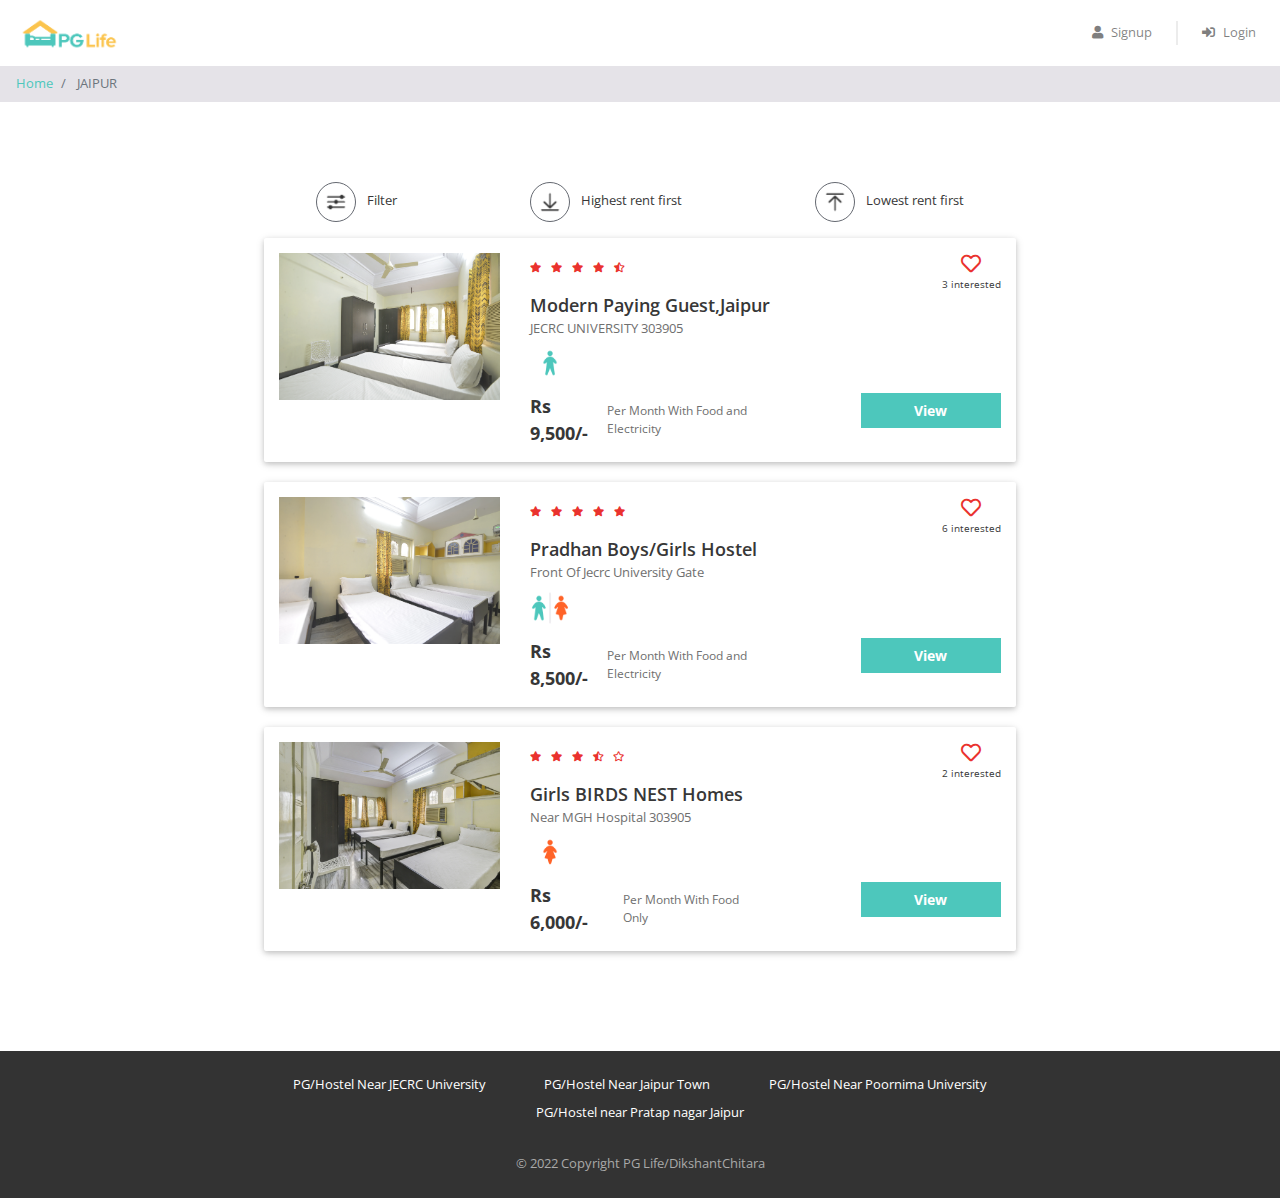
<file: pglife/index.html>
<!DOCTYPE html>
<html lang="en">

<head>
    <meta name="viewport" content="width=device-width, initial-scale=1">
    <title>Best PG's in Jaipur | PG Life</title>

    <link href="css/bootstrap.min.css" rel="stylesheet" />
    <link href="https://use.fontawesome.com/releases/v5.11.2/css/all.css" rel="stylesheet" />
    <link href="https://fonts.googleapis.com/css2?family=Open+Sans:ital,wght@0,300;0,400;0,600;0,700;0,800;1,300;1,400;1,600;1,700;1,800&display=swap" rel="stylesheet" />
    <link href="css/common.css" rel="stylesheet" />
    <link href="css/property_list.css" rel="stylesheet" />
</head>

<body>
    <div class="header sticky-top">
        <nav class="navbar navbar-expand-md navbar-light">
            <a class="navbar-brand" href="index.html">
                <img src="img/logo.png" />
            </a>
            <button class="navbar-toggler" type="button" data-toggle="collapse" data-target="#my-navbar">
                <span class="navbar-toggler-icon"></span>
            </button>

            <div class="collapse navbar-collapse justify-content-end" id="my-navbar">
                <ul class="navbar-nav">
                    <li class="nav-item">
                        <a class="nav-link" href="#" data-toggle="modal" data-target="#signup-modal">
                            <i class="fas fa-user"></i>Signup
                        </a>
                    </li>
                    <div class="nav-vl"></div>
                    <li class="nav-item">
                        <a class="nav-link" href="#" data-toggle="modal" data-target="#login-modal">
                            <i class="fas fa-sign-in-alt"></i>Login
                        </a>
                    </li>
                </ul>
            </div>
        </nav>
    </div>

    <div id="loading">
    </div>

    <nav aria-label="breadcrumb">
        <ol class="breadcrumb py-2">
            <li class="breadcrumb-item">
                <a href="index.html">Home</a>
            </li>
            <li class="breadcrumb-item active" aria-current="page">
                JAIPUR
            </li>
        </ol>
    </nav>

    <div class="page-container">
        <div class="filter-bar row justify-content-around">
            <div class="col-auto" data-toggle="modal" data-target="#filter-modal">
                <img src="img/filter.png" alt="filter" />
                <span>Filter</span>
            </div>
            <div class="col-auto">
                <img src="img/desc.png" alt="sort-desc" />
                <span>Highest rent first</span>
            </div>
            <div class="col-auto">
                <img src="img/asc.png" alt="sort-asc" />
                <span>Lowest rent first</span>
            </div>
        </div>

        
        <div class="property-card row">
            <div class="image-container col-md-4">
                <img src="img/properties/1/1d4f0757fdb86d5f.jpg" />
            </div>
            <div class="content-container col-md-8">
                <div class="row no-gutters justify-content-between">
                    <div class="star-container" title="4.5">
                        <i class="fas fa-star"></i>
                        <i class="fas fa-star"></i>
                        <i class="fas fa-star"></i>
                        <i class="fas fa-star"></i>
                        <i class="fas fa-star-half-alt"></i>
                    </div>
                    <div class="interested-container">
                        <i class="far fa-heart"></i>
                        <div class="interested-text">3 interested</div>
                    </div>
                </div>
                <div class="detail-container">
                    <div class="property-name">Modern Paying Guest,Jaipur</div>
                    <div class="property-address">JECRC UNIVERSITY 303905</div>
                    <div class="property-gender">
                        <img src="img/male.png" />
                    </div>
                </div>
                <div class="row no-gutters">
                    <div class="rent-container col-6">
                        <div class="rent">Rs 9,500/-</div>
                        <div class="rent-unit">Per Month With Food and Electricity</div>
                    </div>
                    <div class="button-container col-6">
                        <a href="property_detail.html" class="btn btn-primary">View</a>
                    </div>
                </div>
            </div>
        </div>

        <div class="property-card row">
            <div class="image-container col-md-4">
                <img src="img/properties/1/eace7b9114fd6046.jpg" />
            </div>
            <div class="content-container col-md-8">
                <div class="row no-gutters justify-content-between">
                    <div class="star-container" title="4.8">
                        <i class="fas fa-star"></i>
                        <i class="fas fa-star"></i>
                        <i class="fas fa-star"></i>
                        <i class="fas fa-star"></i>
                        <i class="fas fa-star"></i>
                    </div>
                    <div class="interested-container">
                        <i class="far fa-heart"></i>
                        <div class="interested-text">6 interested</div>
                    </div>
                </div>
                <div class="detail-container">
                    <div class="property-name">Pradhan Boys/Girls Hostel</div>
                    <div class="property-address">Front Of Jecrc University Gate</div>
                    <div class="property-gender">
                        <img src="img/unisex.png" />
                    </div>
                </div>
                <div class="row no-gutters">
                    <div class="rent-container col-6">
                        <div class="rent">Rs 8,500/-</div>
                        <div class="rent-unit">Per Month With Food and Electricity</div>
                    </div>
                    <div class="button-container col-6">
                        <a href="property_detail.html" class="btn btn-primary">View</a>
                    </div>
                </div>
            </div>
        </div>

        <div class="property-card row">
            <div class="image-container col-md-4">
                <img src="img/properties/1/46ebbb537aa9fb0a.jpg" />
            </div>
            <div class="content-container col-md-8">
                <div class="row no-gutters justify-content-between">
                    <div class="star-container" title="3.5">
                        <i class="fas fa-star"></i>
                        <i class="fas fa-star"></i>
                        <i class="fas fa-star"></i>
                        <i class="fas fa-star-half-alt"></i>
                        <i class="far fa-star"></i>
                    </div>
                    <div class="interested-container">
                        <i class="far fa-heart"></i>
                        <div class="interested-text">2 interested</div>
                    </div>
                </div>
                <div class="detail-container">
                    <div class="property-name">Girls BIRDS NEST Homes</div>
                    <div class="property-address">Near MGH Hospital 303905</div>
                    <div class="property-gender">
                        <img src="img/female.png" />
                    </div>
                </div>
                <div class="row no-gutters">
                    <div class="rent-container col-6">
                        <div class="rent">Rs 6,000/-</div>
                        <div class="rent-unit">Per Month With Food Only</div>
                    </div>
                    <div class="button-container col-6">
                        <a href="property_detail.html" class="btn btn-primary">View</a>
                    </div>
                </div>
            </div>
        </div>
    </div>

    <div class="modal fade" id="filter-modal" tabindex="-1" role="dialog" aria-labelledby="filter-heading" aria-hidden="true">
        <div class="modal-dialog modal-dialog-centered" role="document">
            <div class="modal-content">
                <div class="modal-header">
                    <h3 class="modal-title" id="filter-heading">Filters</h3>
                    <button type="button" class="close" data-dismiss="modal" aria-label="Close">
                        <span aria-hidden="true">&times;</span>
                    </button>
                </div>

                <div class="modal-body">
                    <h5>Gender</h5>
                    <hr />
                    <div>
                        <button class="btn btn-outline-dark btn-active">
                            No Filter
                        </button>
                        <button class="btn btn-outline-dark">
                            <i class="fas fa-venus-mars"></i>Unisex
                        </button>
                        <button class="btn btn-outline-dark">
                            <i class="fas fa-mars"></i>Male
                        </button>
                        <button class="btn btn-outline-dark">
                            <i class="fas fa-venus"></i>Female
                        </button>
                    </div>
                </div>

                <div class="modal-footer">
                    <button data-dismiss="modal" class="btn btn-success">Okay</button>
                </div>
            </div>
        </div>
    </div>

    <div class="modal fade" id="signup-modal" tabindex="-1" role="dialog" aria-labelledby="signup-heading" aria-hidden="true">
        <div class="modal-dialog" role="document">
            <div class="modal-content">
                <div class="modal-header">
                    <h5 class="modal-title" id="signup-heading">Signup with PGLife</h5>
                    <button type="button" class="close" data-dismiss="modal" aria-label="Close">
                        <span aria-hidden="true">&times;</span>
                    </button>
                </div>

                <div class="modal-body">
                    <form id="signup-form" class="form" role="form">
                        <div class="input-group form-group">
                            <div class="input-group-prepend">
                                <span class="input-group-text">
                                    <i class="fas fa-user"></i>
                                </span>
                            </div>
                            <input type="text" class="form-control" name="full_name" placeholder="Full Name" maxlength="30" required>
                        </div>

                        <div class="input-group form-group">
                            <div class="input-group-prepend">
                                <span class="input-group-text">
                                    <i class="fas fa-phone-alt"></i>
                                </span>
                            </div>
                            <input type="text" class="form-control" name="phone" placeholder="Phone Number" maxlength="10" minlength="10" required>
                        </div>

                        <div class="input-group form-group">
                            <div class="input-group-prepend">
                                <span class="input-group-text">
                                    <i class="fas fa-envelope"></i>
                                </span>
                            </div>
                            <input type="email" class="form-control" name="email" placeholder="Email" required>
                        </div>

                        <div class="input-group form-group">
                            <div class="input-group-prepend">
                                <span class="input-group-text">
                                    <i class="fas fa-lock"></i>
                                </span>
                            </div>
                            <input type="password" class="form-control" name="password" placeholder="Password" minlength="6" required>
                        </div>

                        <div class="input-group form-group">
                            <div class="input-group-prepend">
                                <span class="input-group-text">
                                    <i class="fas fa-university"></i>
                                </span>
                            </div>
                            <input type="text" class="form-control" name="college_name" placeholder="College Name" maxlength="150" required>
                        </div>

                        <div class="form-group">
                            <span>I'm a</span>
                            <input type="radio" class="ml-3" id="gender-male" name="gender" value="male" /> Male
                            <label for="gender-male">
                            </label>
                            <input type="radio" class="ml-3" id="gender-female" name="gender" value="female" />
                            <label for="gender-female">
                                Female
                            </label>
                        </div>

                        <div class="form-group">
                            <button type="submit" class="btn btn-block btn-primary">Create Account</button>
                        </div>
                    </form>
                </div>

                <div class="modal-footer">
                    <span>Already have an account?
                        <a href="#" data-dismiss="modal" data-toggle="modal" data-target="#login-modal">Login</a>
                    </span>
                </div>
            </div>
        </div>
    </div>

    <div class="modal fade" id="login-modal" tabindex="-1" role="dialog" aria-labelledby="login-heading" aria-hidden="true">
        <div class="modal-dialog modal-dialog-centered" role="document">
            <div class="modal-content">
                <div class="modal-header">
                    <h5 class="modal-title" id="login-heading">Login with PGLife</h5>
                    <button type="button" class="close" data-dismiss="modal" aria-label="Close">
                        <span aria-hidden="true">&times;</span>
                    </button>
                </div>

                <div class="modal-body">
                    <form id="login-form" class="form" role="form">
                        <div class="input-group form-group">
                            <div class="input-group-prepend">
                                <span class="input-group-text">
                                    <i class="fas fa-user"></i>
                                </span>
                            </div>
                            <input type="email" class="form-control" name="email" placeholder="Email" required>
                        </div>

                        <div class="input-group form-group">
                            <div class="input-group-prepend">
                                <span class="input-group-text">
                                    <i class="fas fa-lock"></i>
                                </span>
                            </div>
                            <input type="password" class="form-control" name="password" placeholder="Password" minlength="6" required>
                        </div>

                        <div class="form-group">
                            <button type="submit" class="btn btn-block btn-primary">Login</button>
                        </div>
                    </form>
                </div>

                <div class="modal-footer">
                    <span>
                        <a href="#" data-dismiss="modal" data-toggle="modal" data-target="#signup-modal">Click here</a>
                        to register a new account
                    </span>
                </div>
            </div>
        </div>
    </div>

    <div class="footer">
        <div class="page-container footer-container">
            <div class="footer-cities">
                <div class="footer-city">
                    <a href="property_list.html">PG/Hostel Near JECRC University</a>
                </div>
                <div class="footer-city">
                    <a href="property_list.html">PG/Hostel Near Jaipur Town</a>
                </div>
                <div class="footer-city">
                    <a href="property_list.html">PG/Hostel Near Poornima University</a>
                </div>
                <div class="footer-city">
                    <a href="property_list.html">PG/Hostel near Pratap nagar Jaipur</a>
                </div>
            </div>
            <div class="footer-copyright">© 2022 Copyright PG Life/DikshantChitara </div>
        </div>
    </div>

    <script type="text/javascript" src="js/jquery.js"></script>
    <script type="text/javascript" src="js/bootstrap.min.js"></script>
</body>

</html>
</file>
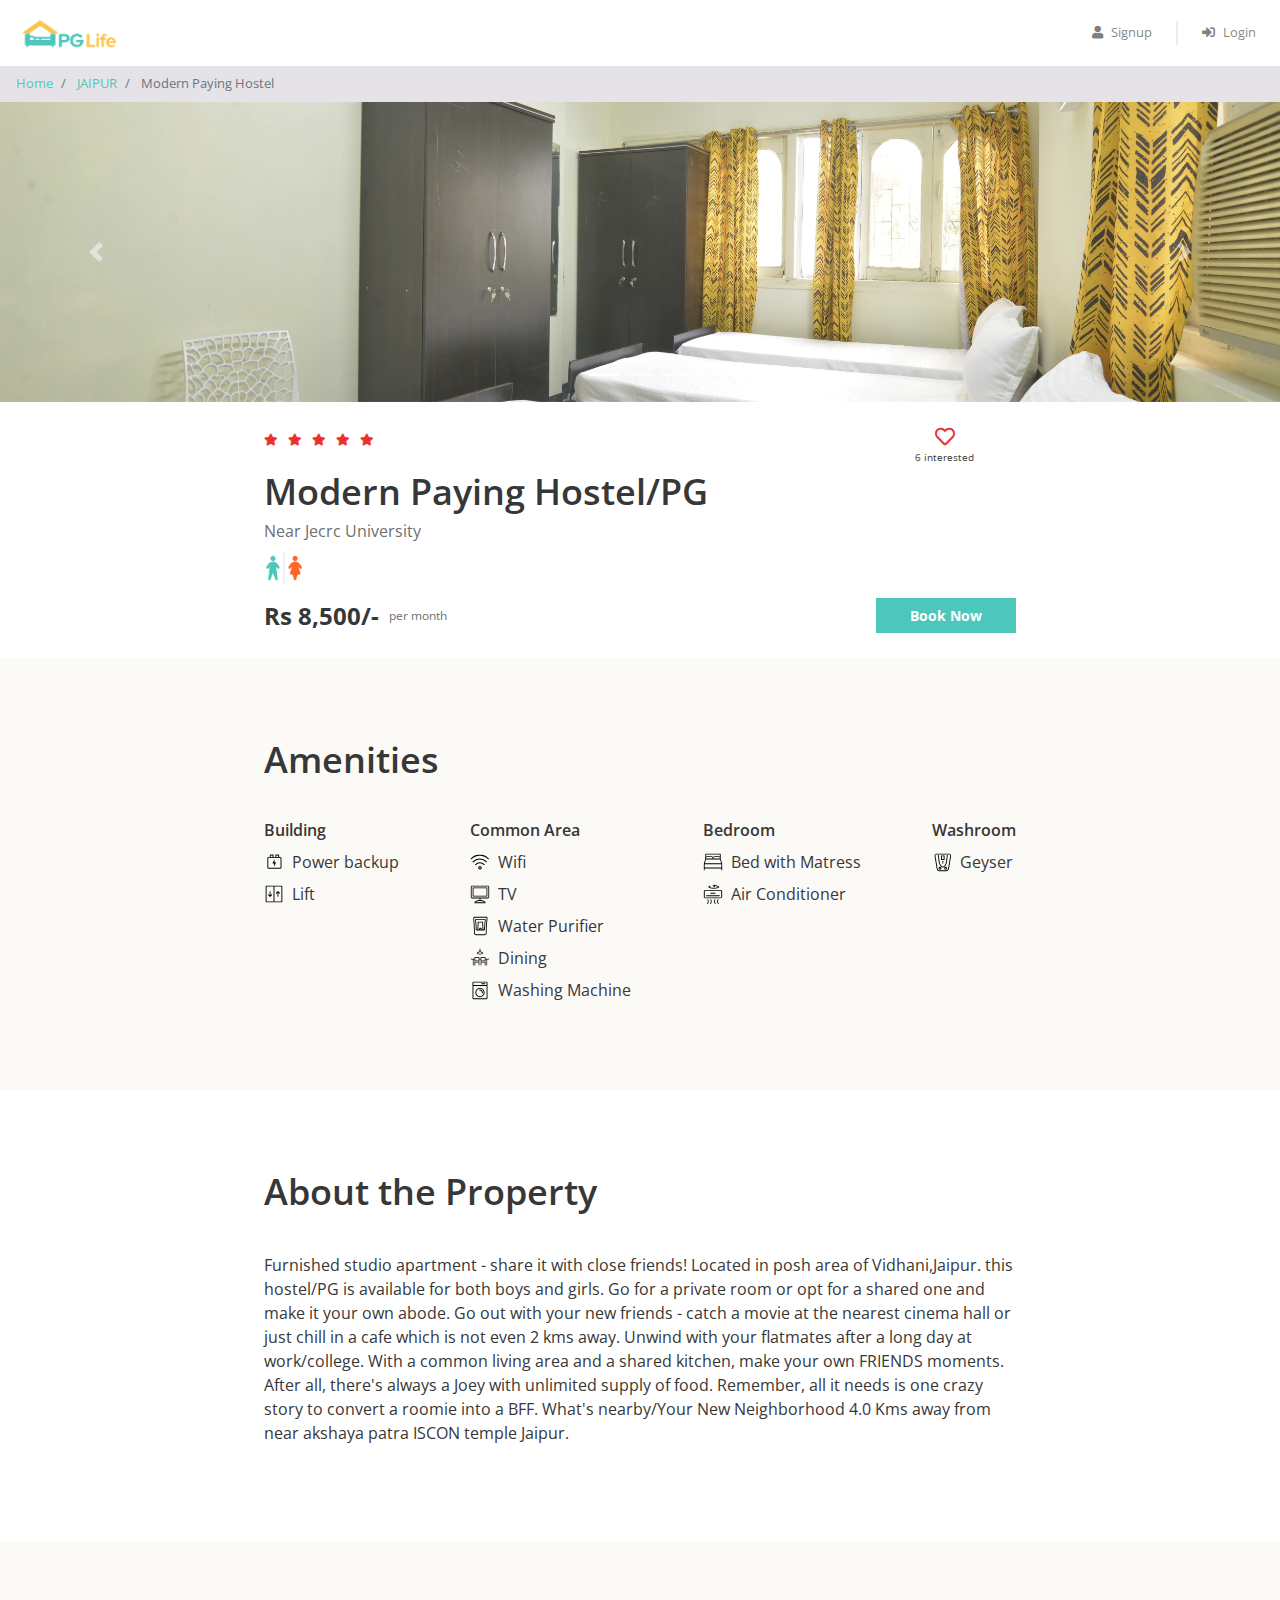
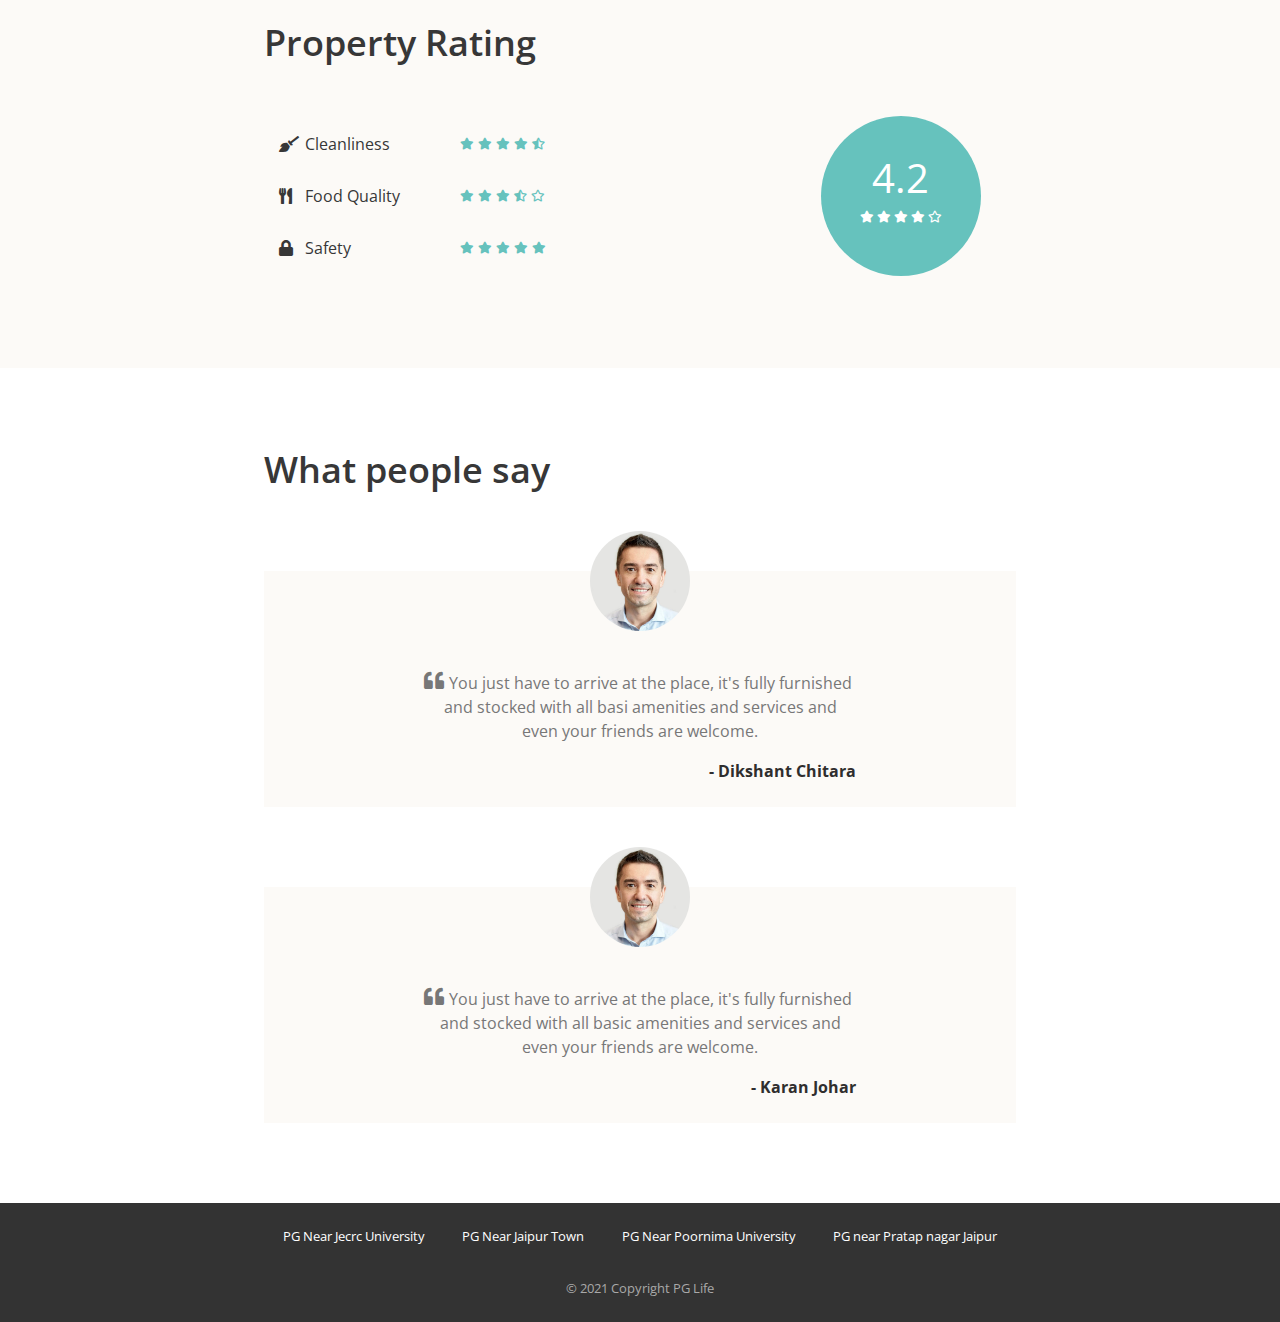
<file: pglife/property_detail.html>
<!DOCTYPE html>
<html lang="en">

<head>
    <meta name="viewport" content="width=device-width, initial-scale=1">
    <title>Paying Guest | PG Life-Style</title>

    <link href="css/bootstrap.min.css" rel="stylesheet" />
    <link href="https://use.fontawesome.com/releases/v5.11.2/css/all.css" rel="stylesheet" />
    <link href="https://fonts.googleapis.com/css2?family=Open+Sans:ital,wght@0,300;0,400;0,600;0,700;0,800;1,300;1,400;1,600;1,700;1,800&display=swap" rel="stylesheet" />
    <link href="css/common.css" rel="stylesheet" />
    <link href="css/property_detail.css" rel="stylesheet" />
</head>

<body>
    <div class="header sticky-top">
        <nav class="navbar navbar-expand-md navbar-light">
            <a class="navbar-brand" href="index.html">
                <img src="img/logo.png" />
            </a>
            <button class="navbar-toggler" type="button" data-toggle="collapse" data-target="#my-navbar">
                <span class="navbar-toggler-icon"></span>
            </button>

            <div class="collapse navbar-collapse justify-content-end" id="my-navbar">
                <ul class="navbar-nav">
                    <li class="nav-item">
                        <a class="nav-link" href="#" data-toggle="modal" data-target="#signup-modal">
                            <i class="fas fa-user"></i>Signup
                        </a>
                    </li>
                    <div class="nav-vl"></div>
                    <li class="nav-item">
                        <a class="nav-link" href="#" data-toggle="modal" data-target="#login-modal">
                            <i class="fas fa-sign-in-alt"></i>Login
                        </a>
                    </li>
                </ul>
            </div>
        </nav>
    </div>

    <div id="loading">
    </div>

    <nav aria-label="breadcrumb">
        <ol class="breadcrumb py-2">
            <li class="breadcrumb-item">
                <a href="index.html">Home</a>
            </li>
            <li class="breadcrumb-item">
                <a href="property_list.html">JAIPUR</a>
            </li>
            <li class="breadcrumb-item active" aria-current="page">
                Modern Paying Hostel
            </li>
        </ol>
    </nav>

    <div id="property-images" class="carousel slide" data-ride="carousel">
        <ol class="carousel-indicators">
            <li data-target="#property-images" data-slide-to="0" class="active"></li>
            <li data-target="#property-images" data-slide-to="1" class=""></li>
            <li data-target="#property-images" data-slide-to="2" class=""></li>
        </ol>
        <div class="carousel-inner">
            <div class="carousel-item active">
                <img class="d-block w-100" src="img/properties/1/1d4f0757fdb86d5f.jpg" alt="slide">
            </div>
            <div class="carousel-item">
                <img class="d-block w-100" src="img/properties/1/46ebbb537aa9fb0a.jpg" alt="slide">
            </div>
            <div class="carousel-item">
                <img class="d-block w-100" src="img/properties/1/eace7b9114fd6046.jpg" alt="slide">
            </div>
        </div>
        <a class="carousel-control-prev" href="#property-images" role="button" data-slide="prev">
            <span class="carousel-control-prev-icon" aria-hidden="true"></span>
            <span class="sr-only">Previous</span>
        </a>
        <a class="carousel-control-next" href="#property-images" role="button" data-slide="next">
            <span class="carousel-control-next-icon" aria-hidden="true"></span>
            <span class="sr-only">Next</span>
        </a>
    </div>

    <div class="property-summary page-container">
        <div class="row no-gutters justify-content-between">
            <div class="star-container" title="4.8">
                <i class="fas fa-star"></i>
                <i class="fas fa-star"></i>
                <i class="fas fa-star"></i>
                <i class="fas fa-star"></i>
                <i class="fas fa-star"></i>
            </div>
            <div class="interested-container">
                <i class="is-interested-image far fa-heart"></i>
                <div class="interested-text">
                    <span class="interested-user-count">6</span> interested
                </div>
            </div>
        </div>
        <div class="detail-container">
            <div class="property-name">Modern Paying Hostel/PG</div>
            <div class="property-address">Near Jecrc University</div>
            <div class="property-gender">
                <img src="img/unisex.png" />
            </div>
        </div>
        <div class="row no-gutters">
            <div class="rent-container col-6">
                <div class="rent">Rs 8,500/-</div>
                <div class="rent-unit">per month</div>
            </div>
            <div class="button-container col-6">
                <a href="#" class="btn btn-primary">Book Now</a>
            </div>
        </div>
    </div>

    <div class="property-amenities">
        <div class="page-container">
            <h1>Amenities</h1>
            <div class="row justify-content-between">
                <div class="col-md-auto">
                    <h5>Building</h5>
                    <div class="amenity-container">
                        <img src="img/amenities/powerbackup.svg">
                        <span>Power backup</span>
                    </div>
                    <div class="amenity-container">
                        <img src="img/amenities/lift.svg">
                        <span>Lift</span>
                    </div>
                </div>

                <div class="col-md-auto">
                    <h5>Common Area</h5>
                    <div class="amenity-container">
                        <img src="img/amenities/wifi.svg">
                        <span>Wifi</span>
                    </div>
                    <div class="amenity-container">
                        <img src="img/amenities/tv.svg">
                        <span>TV</span>
                    </div>
                    <div class="amenity-container">
                        <img src="img/amenities/rowater.svg">
                        <span>Water Purifier</span>
                    </div>
                    <div class="amenity-container">
                        <img src="img/amenities/dining.svg">
                        <span>Dining</span>
                    </div>
                    <div class="amenity-container">
                        <img src="img/amenities/washingmachine.svg">
                        <span>Washing Machine</span>
                    </div>
                </div>

                <div class="col-md-auto">
                    <h5>Bedroom</h5>
                    <div class="amenity-container">
                        <img src="img/amenities/bed.svg">
                        <span>Bed with Matress</span>
                    </div>
                    <div class="amenity-container">
                        <img src="img/amenities/ac.svg">
                        <span>Air Conditioner</span>
                    </div>
                </div>

                <div class="col-md-auto">
                    <h5>Washroom</h5>
                    <div class="amenity-container">
                        <img src="img/amenities/geyser.svg">
                        <span>Geyser</span>
                    </div>
                </div>
            </div>
        </div>
    </div>

    <div class="property-about page-container">
        <h1>About the Property</h1>
        <p>Furnished studio apartment - share it with close friends! Located in posh area of Vidhani,Jaipur. this hostel/PG is available for both boys and girls. Go for a private room or opt for a shared one and make it your own abode. Go out with your new friends - catch a movie at the nearest cinema hall or just chill in a cafe which is not even 2 kms away. Unwind with your flatmates after a long day at work/college. With a common living area and a shared kitchen, make your own FRIENDS moments. After all, there's always a Joey with unlimited supply of food. Remember, all it needs is one crazy story to convert a roomie into a BFF. What's nearby/Your New Neighborhood 4.0 Kms away from near akshaya patra ISCON temple Jaipur.</p>
    </div>

    <div class="property-rating">
        <div class="page-container">
            <h1>Property Rating</h1>
            <div class="row align-items-center justify-content-between">
                <div class="col-md-6">
                    <div class="rating-criteria row">
                        <div class="col-6">
                            <i class="rating-criteria-icon fas fa-broom"></i>
                            <span class="rating-criteria-text">Cleanliness</span>
                        </div>
                        <div class="rating-criteria-star-container col-6" title="4.3">
                            <i class="fas fa-star"></i>
                            <i class="fas fa-star"></i>
                            <i class="fas fa-star"></i>
                            <i class="fas fa-star"></i>
                            <i class="fas fa-star-half-alt"></i>
                        </div>
                    </div>

                    <div class="rating-criteria row">
                        <div class="col-6">
                            <i class="rating-criteria-icon fas fa-utensils"></i>
                            <span class="rating-criteria-text">Food Quality</span>
                        </div>
                        <div class="rating-criteria-star-container col-6" title="3.4">
                            <i class="fas fa-star"></i>
                            <i class="fas fa-star"></i>
                            <i class="fas fa-star"></i>
                            <i class="fas fa-star-half-alt"></i>
                            <i class="far fa-star"></i>
                        </div>
                    </div>

                    <div class="rating-criteria row">
                        <div class="col-6">
                            <i class="rating-criteria-icon fa fa-lock"></i>
                            <span class="rating-criteria-text">Safety</span>
                        </div>
                        <div class="rating-criteria-star-container col-6" title="4.8">
                            <i class="fas fa-star"></i>
                            <i class="fas fa-star"></i>
                            <i class="fas fa-star"></i>
                            <i class="fas fa-star"></i>
                            <i class="fas fa-star"></i>
                        </div>
                    </div>
                </div>

                <div class="col-md-4">
                    <div class="rating-circle">
                        <div class="total-rating">4.2</div>
                        <div class="rating-circle-star-container">
                            <i class="fas fa-star"></i>
                            <i class="fas fa-star"></i>
                            <i class="fas fa-star"></i>
                            <i class="fas fa-star"></i>
                            <i class="far fa-star"></i>
                        </div>
                    </div>
                </div>
            </div>
        </div>
    </div>

    <div class="property-testimonials page-container">
        <h1>What people say</h1>
        <div class="testimonial-block">
            <div class="testimonial-image-container">
                <img class="testimonial-img" src="img/man.png">
            </div>
            <div class="testimonial-text">
                <i class="fa fa-quote-left" aria-hidden="true"></i>
                <p>You just have to arrive at the place, it's fully furnished and stocked with all basi amenities and services and even your friends are welcome.</p>
            </div>
            <div class="testimonial-name">- Dikshant Chitara</div>
        </div>
        <div class="testimonial-block">
            <div class="testimonial-image-container">
                <img class="testimonial-img" src="img/man.png">
            </div>
            <div class="testimonial-text">
                <i class="fa fa-quote-left" aria-hidden="true"></i>
                <p>You just have to arrive at the place, it's fully furnished and stocked with all basic amenities and services and even your friends are welcome.</p>
            </div>
            <div class="testimonial-name">- Karan Johar</div>
        </div>
    </div>

    <div class="modal fade" id="signup-modal" tabindex="-1" role="dialog" aria-labelledby="signup-heading" aria-hidden="true">
        <div class="modal-dialog" role="document">
            <div class="modal-content">
                <div class="modal-header">
                    <h5 class="modal-title" id="signup-heading">Signup with PGLife</h5>
                    <button type="button" class="close" data-dismiss="modal" aria-label="Close">
                        <span aria-hidden="true">&times;</span>
                    </button>
                </div>

                <div class="modal-body">
                    <form id="signup-form" class="form" role="form">
                        <div class="input-group form-group">
                            <div class="input-group-prepend">
                                <span class="input-group-text">
                                    <i class="fas fa-user"></i>
                                </span>
                            </div>
                            <input type="text" class="form-control" name="full_name" placeholder="Full Name" maxlength="30" required>
                        </div>

                        <div class="input-group form-group">
                            <div class="input-group-prepend">
                                <span class="input-group-text">
                                    <i class="fas fa-phone-alt"></i>
                                </span>
                            </div>
                            <input type="text" class="form-control" name="phone" placeholder="Phone Number" maxlength="10" minlength="10" required>
                        </div>

                        <div class="input-group form-group">
                            <div class="input-group-prepend">
                                <span class="input-group-text">
                                    <i class="fas fa-envelope"></i>
                                </span>
                            </div>
                            <input type="email" class="form-control" name="email" placeholder="Email" required>
                        </div>

                        <div class="input-group form-group">
                            <div class="input-group-prepend">
                                <span class="input-group-text">
                                    <i class="fas fa-lock"></i>
                                </span>
                            </div>
                            <input type="password" class="form-control" name="password" placeholder="Password" minlength="6" required>
                        </div>

                        <div class="input-group form-group">
                            <div class="input-group-prepend">
                                <span class="input-group-text">
                                    <i class="fas fa-university"></i>
                                </span>
                            </div>
                            <input type="text" class="form-control" name="college_name" placeholder="College Name" maxlength="150" required>
                        </div>

                        <div class="form-group">
                            <span>I'm a</span>
                            <input type="radio" class="ml-3" id="gender-male" name="gender" value="male" /> Male
                            <label for="gender-male">
                            </label>
                            <input type="radio" class="ml-3" id="gender-female" name="gender" value="female" />
                            <label for="gender-female">
                                Female
                            </label>
                        </div>

                        <div class="form-group">
                            <button type="submit" class="btn btn-block btn-primary">Create Account</button>
                        </div>
                    </form>
                </div>

                <div class="modal-footer">
                    <span>Already have an account?
                        <a href="#" data-dismiss="modal" data-toggle="modal" data-target="#login-modal">Login</a>
                    </span>
                </div>
            </div>
        </div>
    </div>

    <div class="modal fade" id="login-modal" tabindex="-1" role="dialog" aria-labelledby="login-heading" aria-hidden="true">
        <div class="modal-dialog modal-dialog-centered" role="document">
            <div class="modal-content">
                <div class="modal-header">
                    <h5 class="modal-title" id="login-heading">Login with PGLife</h5>
                    <button type="button" class="close" data-dismiss="modal" aria-label="Close">
                        <span aria-hidden="true">&times;</span>
                    </button>
                </div>

                <div class="modal-body">
                    <form id="login-form" class="form" role="form">
                        <div class="input-group form-group">
                            <div class="input-group-prepend">
                                <span class="input-group-text">
                                    <i class="fas fa-user"></i>
                                </span>
                            </div>
                            <input type="email" class="form-control" name="email" placeholder="Email" required>
                        </div>

                        <div class="input-group form-group">
                            <div class="input-group-prepend">
                                <span class="input-group-text">
                                    <i class="fas fa-lock"></i>
                                </span>
                            </div>
                            <input type="password" class="form-control" name="password" placeholder="Password" minlength="6" required>
                        </div>

                        <div class="form-group">
                            <button type="submit" class="btn btn-block btn-primary">Login</button>
                        </div>
                    </form>
                </div>

                <div class="modal-footer">
                    <span>
                        <a href="#" data-dismiss="modal" data-toggle="modal" data-target="#signup-modal">Click here</a>
                        to register a new account
                    </span>
                </div>
            </div>
        </div>
    </div>

    <div class="footer">
        <div class="page-container footer-container">
            <div class="footer-cities">
                <div class="footer-city">
                    <a href="property_list.html">PG Near Jecrc University</a>
                </div>
                <div class="footer-city">
                    <a href="property_list.html">PG Near Jaipur Town</a>
                </div>
                <div class="footer-city">
                    <a href="property_list.html">PG Near Poornima University</a>
                </div>
                <div class="footer-city">
                    <a href="property_list.html">PG near Pratap nagar Jaipur</a>
                </div>
            </div>
            <div class="footer-copyright">© 2021 Copyright PG Life </div>
        </div>
    </div>

    <script type="text/javascript" src="js/jquery.js"></script>
    <script type="text/javascript" src="js/bootstrap.min.js"></script>
</body>

</html>
</file>
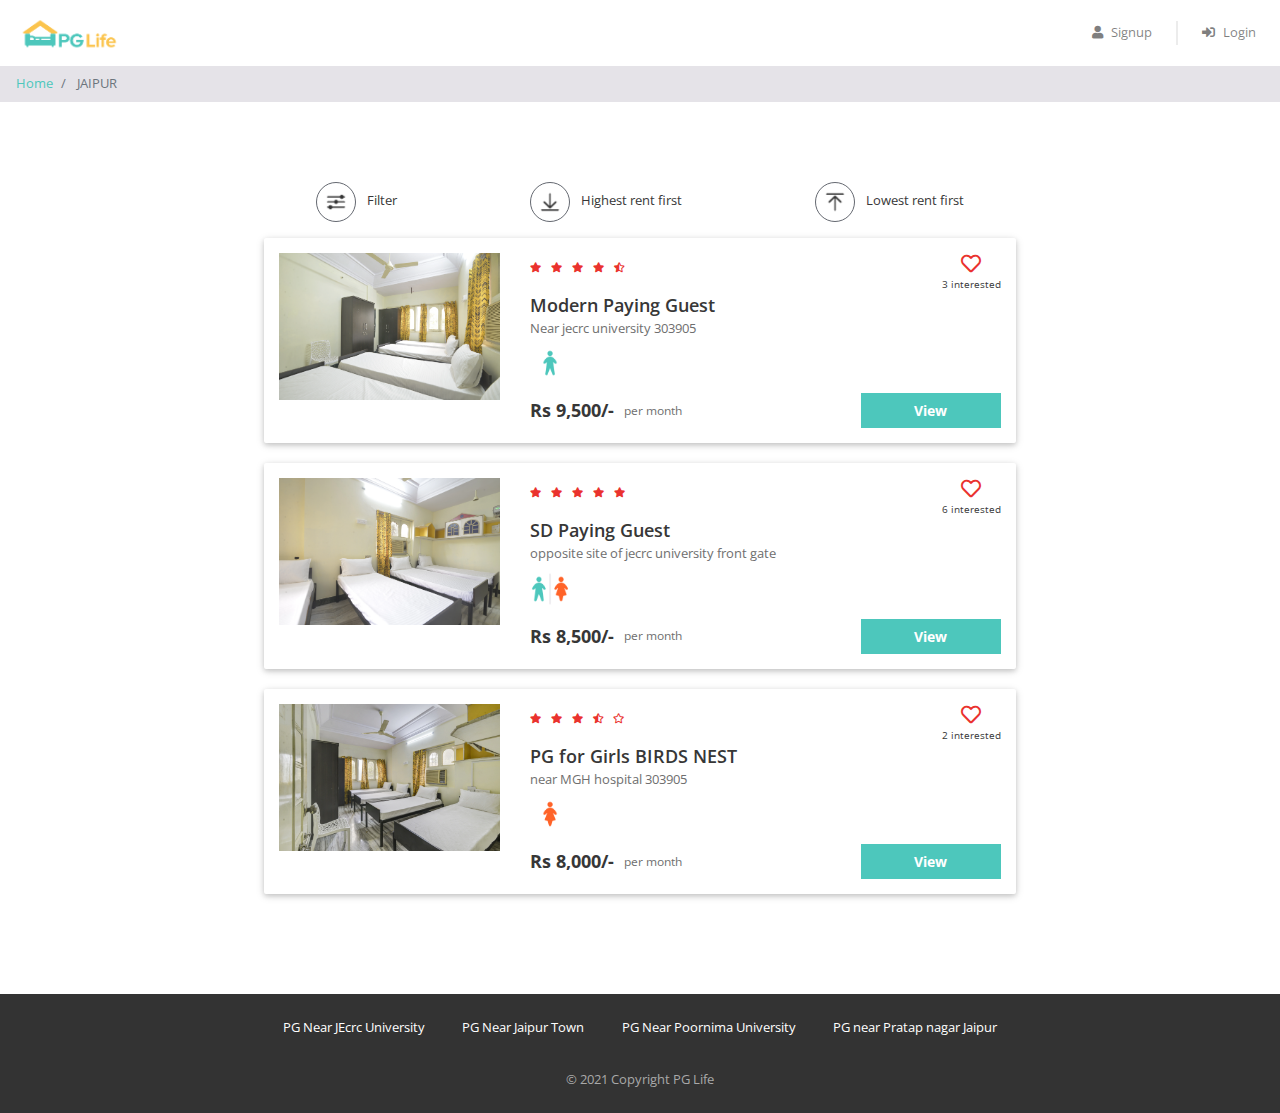
<file: pglife/property_list.html>
<!DOCTYPE html>
<html lang="en">

<head>
    <meta name="viewport" content="width=device-width, initial-scale=1">
    <title>Best PG's in Jaipur | PG Life</title>

    <link href="css/bootstrap.min.css" rel="stylesheet" />
    <link href="https://use.fontawesome.com/releases/v5.11.2/css/all.css" rel="stylesheet" />
    <link href="https://fonts.googleapis.com/css2?family=Open+Sans:ital,wght@0,300;0,400;0,600;0,700;0,800;1,300;1,400;1,600;1,700;1,800&display=swap" rel="stylesheet" />
    <link href="css/common.css" rel="stylesheet" />
    <link href="css/property_list.css" rel="stylesheet" />
</head>

<body>
    <div class="header sticky-top">
        <nav class="navbar navbar-expand-md navbar-light">
            <a class="navbar-brand" href="index.html">
                <img src="img/logo.png" />
            </a>
            <button class="navbar-toggler" type="button" data-toggle="collapse" data-target="#my-navbar">
                <span class="navbar-toggler-icon"></span>
            </button>

            <div class="collapse navbar-collapse justify-content-end" id="my-navbar">
                <ul class="navbar-nav">
                    <li class="nav-item">
                        <a class="nav-link" href="#" data-toggle="modal" data-target="#signup-modal">
                            <i class="fas fa-user"></i>Signup
                        </a>
                    </li>
                    <div class="nav-vl"></div>
                    <li class="nav-item">
                        <a class="nav-link" href="#" data-toggle="modal" data-target="#login-modal">
                            <i class="fas fa-sign-in-alt"></i>Login
                        </a>
                    </li>
                </ul>
            </div>
        </nav>
    </div>

    <div id="loading">
    </div>

    <nav aria-label="breadcrumb">
        <ol class="breadcrumb py-2">
            <li class="breadcrumb-item">
                <a href="index.html">Home</a>
            </li>
            <li class="breadcrumb-item active" aria-current="page">
                JAIPUR
            </li>
        </ol>
    </nav>

    <div class="page-container">
        <div class="filter-bar row justify-content-around">
            <div class="col-auto" data-toggle="modal" data-target="#filter-modal">
                <img src="img/filter.png" alt="filter" />
                <span>Filter</span>
            </div>
            <div class="col-auto">
                <img src="img/desc.png" alt="sort-desc" />
                <span>Highest rent first</span>
            </div>
            <div class="col-auto">
                <img src="img/asc.png" alt="sort-asc" />
                <span>Lowest rent first</span>
            </div>
        </div>

        
        <div class="property-card row">
            <div class="image-container col-md-4">
                <img src="img/properties/1/1d4f0757fdb86d5f.jpg" />
            </div>
            <div class="content-container col-md-8">
                <div class="row no-gutters justify-content-between">
                    <div class="star-container" title="4.5">
                        <i class="fas fa-star"></i>
                        <i class="fas fa-star"></i>
                        <i class="fas fa-star"></i>
                        <i class="fas fa-star"></i>
                        <i class="fas fa-star-half-alt"></i>
                    </div>
                    <div class="interested-container">
                        <i class="far fa-heart"></i>
                        <div class="interested-text">3 interested</div>
                    </div>
                </div>
                <div class="detail-container">
                    <div class="property-name">Modern Paying Guest</div>
                    <div class="property-address">Near jecrc university 303905</div>
                    <div class="property-gender">
                        <img src="img/male.png" />
                    </div>
                </div>
                <div class="row no-gutters">
                    <div class="rent-container col-6">
                        <div class="rent">Rs 9,500/-</div>
                        <div class="rent-unit">per month</div>
                    </div>
                    <div class="button-container col-6">
                        <a href="property_detail.html" class="btn btn-primary">View</a>
                    </div>
                </div>
            </div>
        </div>

        <div class="property-card row">
            <div class="image-container col-md-4">
                <img src="img/properties/1/eace7b9114fd6046.jpg" />
            </div>
            <div class="content-container col-md-8">
                <div class="row no-gutters justify-content-between">
                    <div class="star-container" title="4.8">
                        <i class="fas fa-star"></i>
                        <i class="fas fa-star"></i>
                        <i class="fas fa-star"></i>
                        <i class="fas fa-star"></i>
                        <i class="fas fa-star"></i>
                    </div>
                    <div class="interested-container">
                        <i class="far fa-heart"></i>
                        <div class="interested-text">6 interested</div>
                    </div>
                </div>
                <div class="detail-container">
                    <div class="property-name">SD Paying Guest</div>
                    <div class="property-address">opposite site of jecrc university front gate</div>
                    <div class="property-gender">
                        <img src="img/unisex.png" />
                    </div>
                </div>
                <div class="row no-gutters">
                    <div class="rent-container col-6">
                        <div class="rent">Rs 8,500/-</div>
                        <div class="rent-unit">per month</div>
                    </div>
                    <div class="button-container col-6">
                        <a href="property_detail.html" class="btn btn-primary">View</a>
                    </div>
                </div>
            </div>
        </div>

        <div class="property-card row">
            <div class="image-container col-md-4">
                <img src="img/properties/1/46ebbb537aa9fb0a.jpg" />
            </div>
            <div class="content-container col-md-8">
                <div class="row no-gutters justify-content-between">
                    <div class="star-container" title="3.5">
                        <i class="fas fa-star"></i>
                        <i class="fas fa-star"></i>
                        <i class="fas fa-star"></i>
                        <i class="fas fa-star-half-alt"></i>
                        <i class="far fa-star"></i>
                    </div>
                    <div class="interested-container">
                        <i class="far fa-heart"></i>
                        <div class="interested-text">2 interested</div>
                    </div>
                </div>
                <div class="detail-container">
                    <div class="property-name">PG for Girls BIRDS NEST </div>
                    <div class="property-address">near MGH hospital 303905</div>
                    <div class="property-gender">
                        <img src="img/female.png" />
                    </div>
                </div>
                <div class="row no-gutters">
                    <div class="rent-container col-6">
                        <div class="rent">Rs 8,000/-</div>
                        <div class="rent-unit">per month</div>
                    </div>
                    <div class="button-container col-6">
                        <a href="property_detail.html" class="btn btn-primary">View</a>
                    </div>
                </div>
            </div>
        </div>
    </div>

    <div class="modal fade" id="filter-modal" tabindex="-1" role="dialog" aria-labelledby="filter-heading" aria-hidden="true">
        <div class="modal-dialog modal-dialog-centered" role="document">
            <div class="modal-content">
                <div class="modal-header">
                    <h3 class="modal-title" id="filter-heading">Filters</h3>
                    <button type="button" class="close" data-dismiss="modal" aria-label="Close">
                        <span aria-hidden="true">&times;</span>
                    </button>
                </div>

                <div class="modal-body">
                    <h5>Gender</h5>
                    <hr />
                    <div>
                        <button class="btn btn-outline-dark btn-active">
                            No Filter
                        </button>
                        <button class="btn btn-outline-dark">
                            <i class="fas fa-venus-mars"></i>Unisex
                        </button>
                        <button class="btn btn-outline-dark">
                            <i class="fas fa-mars"></i>Male
                        </button>
                        <button class="btn btn-outline-dark">
                            <i class="fas fa-venus"></i>Female
                        </button>
                    </div>
                </div>

                <div class="modal-footer">
                    <button data-dismiss="modal" class="btn btn-success">Okay</button>
                </div>
            </div>
        </div>
    </div>

    <div class="modal fade" id="signup-modal" tabindex="-1" role="dialog" aria-labelledby="signup-heading" aria-hidden="true">
        <div class="modal-dialog" role="document">
            <div class="modal-content">
                <div class="modal-header">
                    <h5 class="modal-title" id="signup-heading">Signup with PGLife</h5>
                    <button type="button" class="close" data-dismiss="modal" aria-label="Close">
                        <span aria-hidden="true">&times;</span>
                    </button>
                </div>

                <div class="modal-body">
                    <form id="signup-form" class="form" role="form">
                        <div class="input-group form-group">
                            <div class="input-group-prepend">
                                <span class="input-group-text">
                                    <i class="fas fa-user"></i>
                                </span>
                            </div>
                            <input type="text" class="form-control" name="full_name" placeholder="Full Name" maxlength="30" required>
                        </div>

                        <div class="input-group form-group">
                            <div class="input-group-prepend">
                                <span class="input-group-text">
                                    <i class="fas fa-phone-alt"></i>
                                </span>
                            </div>
                            <input type="text" class="form-control" name="phone" placeholder="Phone Number" maxlength="10" minlength="10" required>
                        </div>

                        <div class="input-group form-group">
                            <div class="input-group-prepend">
                                <span class="input-group-text">
                                    <i class="fas fa-envelope"></i>
                                </span>
                            </div>
                            <input type="email" class="form-control" name="email" placeholder="Email" required>
                        </div>

                        <div class="input-group form-group">
                            <div class="input-group-prepend">
                                <span class="input-group-text">
                                    <i class="fas fa-lock"></i>
                                </span>
                            </div>
                            <input type="password" class="form-control" name="password" placeholder="Password" minlength="6" required>
                        </div>

                        <div class="input-group form-group">
                            <div class="input-group-prepend">
                                <span class="input-group-text">
                                    <i class="fas fa-university"></i>
                                </span>
                            </div>
                            <input type="text" class="form-control" name="college_name" placeholder="College Name" maxlength="150" required>
                        </div>

                        <div class="form-group">
                            <span>I'm a</span>
                            <input type="radio" class="ml-3" id="gender-male" name="gender" value="male" /> Male
                            <label for="gender-male">
                            </label>
                            <input type="radio" class="ml-3" id="gender-female" name="gender" value="female" />
                            <label for="gender-female">
                                Female
                            </label>
                        </div>

                        <div class="form-group">
                            <button type="submit" class="btn btn-block btn-primary">Create Account</button>
                        </div>
                    </form>
                </div>

                <div class="modal-footer">
                    <span>Already have an account?
                        <a href="#" data-dismiss="modal" data-toggle="modal" data-target="#login-modal">Login</a>
                    </span>
                </div>
            </div>
        </div>
    </div>

    <div class="modal fade" id="login-modal" tabindex="-1" role="dialog" aria-labelledby="login-heading" aria-hidden="true">
        <div class="modal-dialog modal-dialog-centered" role="document">
            <div class="modal-content">
                <div class="modal-header">
                    <h5 class="modal-title" id="login-heading">Login with PGLife</h5>
                    <button type="button" class="close" data-dismiss="modal" aria-label="Close">
                        <span aria-hidden="true">&times;</span>
                    </button>
                </div>

                <div class="modal-body">
                    <form id="login-form" class="form" role="form">
                        <div class="input-group form-group">
                            <div class="input-group-prepend">
                                <span class="input-group-text">
                                    <i class="fas fa-user"></i>
                                </span>
                            </div>
                            <input type="email" class="form-control" name="email" placeholder="Email" required>
                        </div>

                        <div class="input-group form-group">
                            <div class="input-group-prepend">
                                <span class="input-group-text">
                                    <i class="fas fa-lock"></i>
                                </span>
                            </div>
                            <input type="password" class="form-control" name="password" placeholder="Password" minlength="6" required>
                        </div>

                        <div class="form-group">
                            <button type="submit" class="btn btn-block btn-primary">Login</button>
                        </div>
                    </form>
                </div>

                <div class="modal-footer">
                    <span>
                        <a href="#" data-dismiss="modal" data-toggle="modal" data-target="#signup-modal">Click here</a>
                        to register a new account
                    </span>
                </div>
            </div>
        </div>
    </div>

    <div class="footer">
        <div class="page-container footer-container">
            <div class="footer-cities">
                <div class="footer-city">
                    <a href="property_list.html">PG Near JEcrc University</a>
                </div>
                <div class="footer-city">
                    <a href="property_list.html">PG Near Jaipur Town</a>
                </div>
                <div class="footer-city">
                    <a href="property_list.html">PG Near Poornima University</a>
                </div>
                <div class="footer-city">
                    <a href="property_list.html">PG near Pratap nagar Jaipur</a>
                </div>
            </div>
            <div class="footer-copyright">© 2021 Copyright PG Life </div>
        </div>
    </div>

    <script type="text/javascript" src="js/jquery.js"></script>
    <script type="text/javascript" src="js/bootstrap.min.js"></script>
</body>

</html>
</file>
<file: pglife/css/common.css>
* {
    box-sizing: border-box;
    font-family: 'Open Sans', sans-serif;
}

body {
    color: #373737;
    font-size: 16px;
    position: relative;
}

h1,
h2,
h3,
h4,
h5,
h6 {
    font-weight: 600;
}

h1 {
    font-size: 36px;
    margin-bottom: 40px;
}

@media (max-width: 768px) {
    h1 {
        font-size: 28px;
    }
}

h3 {
    font-size: 24px;
    margin-bottom: 12px;
}

h5 {
    font-size: 16px;
    margin-bottom: 10px;
}

.btn-primary,
.btn-warning,
.btn-danger {
    color: white;
    font-weight: bold;
}

.input-group .input-group-text i {
    width: 14px;
}

input[type="radio"] {
    position: relative;
    top: 1px;
}

.breadcrumb {
    background-color: #e5e3e8;
    font-size: 13px;
    border-radius: 0px;
    margin-bottom: 0px;
}

.container {
    max-width: 920px;
    padding: 0px 20px;
}

.page-container {
    max-width: 800px;
    padding: 80px 24px;
    margin: auto;
}

@media (max-width: 768px) {
    .page-container {
        padding: 64px 24px;
    }
}

.white {
    color: #ffffff;
}

#loading {
    display: none;
    background-color: #666666;
    background-image: url("../img/progress_spinner.gif");
    background-repeat: no-repeat;
    background-position: center;
    opacity: 0.4;
    position: fixed;
    top: 0px;
    right: 0px;
    width: 100%;
    height: 100%;
    z-index: 10000000;
}

/* Login Modal */
#login-modal .modal-dialog {
    width: 350px;
    margin: auto;
}

.modal-footer {
    background-color: #f4f4f4;
    justify-content: center;
}

/* Header */
.header {
    background-color: white;
    font-size: 13px;
}

.header .navbar .navbar-brand img {
    height: 40px;
}

.header .navbar .nav-item i {
    margin-right: 8px;
}

.header .nav-vl {
    border-left: 2px solid #d6d6d678;
    height: 24px;
    margin: auto 16px;
    display: block;
}

@media(max-width:768px) {
    .header .nav-vl {
        display: none;
    }
}

.header .nav-name {
    font-weight: bold;
    margin: auto 16px;
}

@media(max-width:768px) {
    .header .nav-name {
        margin: 8px 0px
    }
}

/* Footer */
.footer {
    background-color: #333333;
    font-size: 13px;
}

.footer-container {
    padding: 24px;
}

.footer-cities {
    display: flex;
    flex-wrap: wrap;
    justify-content: space-around;
}

.footer-city {
    margin-bottom: 8px;
    text-align: center;
}

@media(max-width:768px) {
    .footer-city {
        width: 100%;
    }
}

.footer-city a {
    color: #ffffff;
}

.footer-copyright {
    color: #a9a9a9;
    text-align: center;
    padding-top: 24px;
}
</file>
<file: pglife/css/property_list.css>
.filter-bar > div {
    cursor: pointer;
    font-size: 13px;
    text-align: center;
    margin-bottom: 16px;
}

.filter-bar img {
    width: 40px;
    height: 40px;
    border-radius: 40px;
    border: 1px solid #646870;
    padding: 6px;
    margin-right: 8px;
}

@media (max-width: 768px) {
    .filter-bar img {
        display: block;
        margin: 0px auto 4px;
    }
}

.property-card {
    background-color: #ffffff;
    border-radius: 2px;
    padding: 15px 0px;
    margin: 0px auto 20px;
    box-shadow: 0 2px 5px 0 rgba(0, 0, 0, 0.16), 0 2px 10px 0 rgba(0, 0, 0, 0.12);
}

.property-card:focus,
.property-card:hover {
    box-shadow: 0 5px 11px 0 rgba(0, 0, 0, 0.18), 0 4px 15px 0 rgba(0, 0, 0, 0.15);
}

.image-container {
    text-align: center;
}

@media (max-width: 768px) {
    .image-container {
        padding-bottom: 12px;
    }
}

.image-container img {
    width: 100%;
    max-width: 300px;
}

.star-container i {
    color: #EA322E;
    font-size: 10px;
    margin-right: 6px;
}

.interested-container {
    text-align: center;
}

.interested-container i {
    color: #EA322E;
    font-size: 20px;
    cursor: pointer;
}

.interested-text {
    font-size: 10px;
}

.detail-container {
    padding-bottom: 10px;
}

.property-name {
    font-size: 18px;
    font-weight: 600;
}

.property-address {
    color: #6f6f6f;
    font-size: 13px;
    padding-bottom: 5px;
}

.property-gender img {
    width: 40px;
}

.rent-container {
    display: flex;
    align-items: center;
}

.rent {
    font-size: 18px;
    font-weight: bold;
    padding-right: 10px;
}

.rent-unit {
    color: #6f6f6f;
    font-size: 12px;
}

.button-container .btn {
    font-size: 14px;
    border-radius: 0px;
    width: 140px;
    float: right;
}

/* No Property */
.no-property-container {
    margin: 96px auto 144px;
}

.no-property-container p {
    font-size: 24px;
    text-align: center;
}

/* Filter Modal */
#filter-modal .modal-dialog {
    max-width: 600px;
}

#filter-modal .modal-body h5 {
    color: #777777;
}

#filter-modal .modal-body hr {
    margin: 4px 0px;
}

#filter-modal .modal-body button {
    font-size: 14px;
    width: 100px;
    margin: 16px;
}

#filter-modal .modal-body .btn-active {
    color: #fff;
    background-color: #343a40;
}

#filter-modal .modal-body button i {
    margin-right: 8px;
}

#filter-modal .modal-footer button {
    width: 120px;
}
</file>
<file: pglife/css/property_detail.css>
.carousel img {
    height: 300px;
    object-fit: cover;
}

.property-summary {
    padding: 24px;
}

.property-amenities,
.property-rating {
    background-color: #fcfaf7;
}

.star-container i {
    color: #EA322E;
    font-size: 12px;
    margin-right: 6px;
}

.interested-container {
    text-align: center;
    padding-right: 42px;
}

@media (max-width: 768px) {
    .interested-container {
        padding-right: 0px;
    }
}

.interested-container i {
    color: #EA322E;
    font-size: 20px;
    cursor: pointer;
}

.interested-text {
    font-size: 10px;
}

.detail-container {
    padding-bottom: 10px;
}

.property-name {
    font-size: 36px;
    font-weight: 600;
}

@media (max-width: 768px) {
    .property-name {
        font-size: 24px;
    }
}

.property-address {
    color: #6f6f6f;
    font-size: 16px;
    padding-bottom: 5px;
}

.property-gender img {
    width: 40px;
}

.rent-container {
    display: flex;
    align-items: center;
}

.rent {
    font-size: 24px;
    font-weight: bold;
    padding-right: 10px;
}

@media (max-width: 768px) {
    .rent {
        font-size: 18px;
    }
}

.rent-unit {
    color: #6f6f6f;
    font-size: 12px;
}

.button-container .btn {
    font-size: 14px;
    border-radius: 0px;
    width: 140px;
    float: right;
}

@media (max-width: 768px) {
    .property-amenities .row>div {
        padding-bottom: 24px;
    }
}

.amenity-container {
    margin: 8px 0px;
}

.amenity-container img {
    height: 20px;
    margin-top: -4px;
    margin-right: 4px;
}

.rating-criteria {
    margin: 28px 0px;
}

.rating-criteria-icon {
    width: 14px;
}

.rating-criteria-text {
    margin-left: 8px;
}

.rating-criteria-star-container {
    margin-top: -2px;
}

.rating-criteria-star-container i {
    color: #66C2BD;
    font-size: 12px;
}

.rating-circle {
    background-color: #66C2BD;
    color: white;
    text-align: center;
    height: 160px;
    width: 160px;
    border-radius: 50%;
    padding-top: 32px;
    margin: auto;
}

.total-rating {
    font-size: 40px;
}

.rating-circle-star-container {
    font-size: 12px;
}

.testimonial-block {
    background-color: #fcfaf7;
    padding: 0px 160px 24px;
    margin-top: 80px;
}

@media (max-width: 768px) {
    .testimonial-block {
        padding: 0px 24px 24px;
    }
}

.testimonial-image-container {
    text-align: center;
}

.testimonial-img {
    width: 100px;
    border-radius: 50%;
    position: relative;
    top: -40px;
}

.testimonial-text {
    color: #777777;
    text-align: center;
    position: relative;
}

.testimonial-text i {
    font-size: 20px;
    position: absolute;
    left: 0px;
    top: 0px;
}

.testimonial-text p {
    text-indent: 20px;
}

.testimonial-name {
    color: #2F2E2E;
    text-align: right;
    font-weight: bold;
    margin-top: 12px;
}
</file>
